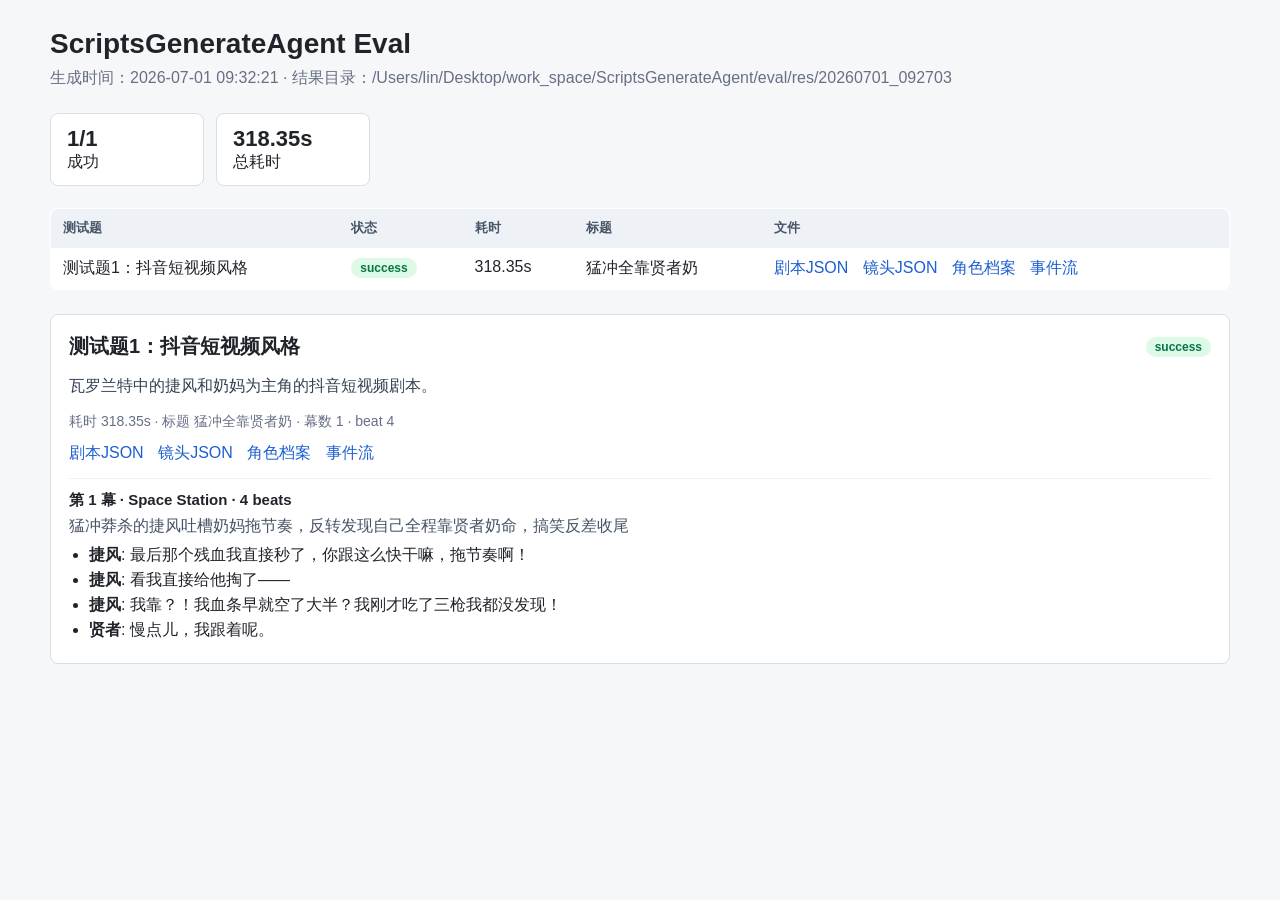
<file: eval/res/20260701_092703/html/index.html>
<!doctype html>
<html lang="zh-CN">
<head>
  <meta charset="utf-8">
  <meta name="viewport" content="width=device-width, initial-scale=1">
  <title>ScriptsGenerateAgent Eval</title>
  <style>
    :root { color-scheme: light; font-family: -apple-system, BlinkMacSystemFont, "Segoe UI", sans-serif; }
    body { margin: 0; background: #f6f7f9; color: #20242a; }
    main { max-width: 1180px; margin: 0 auto; padding: 28px; }
    h1 { margin: 0 0 8px; font-size: 28px; }
    .sub { color: #667085; margin-bottom: 24px; }
    .summary { display: flex; gap: 12px; margin-bottom: 22px; flex-wrap: wrap; }
    .stat { background: white; border: 1px solid #d9dee7; border-radius: 8px; padding: 12px 16px; min-width: 120px; }
    .stat b { display: block; font-size: 22px; }
    table { width: 100%; border-collapse: collapse; background: white; border: 1px solid #d9dee7; border-radius: 8px; overflow: hidden; margin-bottom: 24px; }
    th, td { padding: 10px 12px; border-bottom: 1px solid #edf0f4; text-align: left; vertical-align: top; }
    th { background: #eef2f7; font-size: 13px; color: #475467; }
    a { color: #1d5fd1; text-decoration: none; margin-right: 10px; }
    .case-card { background: white; border: 1px solid #d9dee7; border-radius: 8px; padding: 18px; margin-bottom: 18px; }
    .case-card header { display: flex; justify-content: space-between; gap: 12px; align-items: center; }
    .case-card h3 { margin: 0; font-size: 20px; }
    .idea { color: #344054; }
    .meta { color: #667085; font-size: 14px; margin: 8px 0 12px; }
    .pill { display: inline-block; border-radius: 999px; padding: 3px 9px; font-size: 12px; font-weight: 700; }
    .pill.ok { color: #067647; background: #dcfae6; }
    .pill.bad { color: #b42318; background: #fee4e2; }
    .act { border-top: 1px solid #edf0f4; margin-top: 14px; padding-top: 12px; }
    .act h4 { margin: 0 0 6px; font-size: 15px; }
    .act p { margin: 0 0 8px; color: #475467; }
    .act ul { margin: 0; padding-left: 20px; }
    .act li { margin: 4px 0; }
    .error { color: #b42318; background: #fff1f0; border: 1px solid #ffccc7; padding: 10px; border-radius: 6px; }
  </style>
</head>
<body>
  <main>
    <h1>ScriptsGenerateAgent Eval</h1>
    <div class="sub">生成时间：2026-07-01 09:32:21 · 结果目录：/Users/lin/Desktop/work_space/ScriptsGenerateAgent/eval/res/20260701_092703</div>
    <section class="summary">
      <div class="stat"><b>1/1</b>成功</div>
      <div class="stat"><b>318.35s</b>总耗时</div>
    </section>
    <table>
      <thead><tr><th>测试题</th><th>状态</th><th>耗时</th><th>标题</th><th>文件</th></tr></thead>
      <tbody><tr><td>测试题1：抖音短视频风格</td><td><span class="pill ok">success</span></td><td>318.35s</td><td>猛冲全靠贤者奶</td><td><a href="../json/01_douyin_short__script_1782869326.json">剧本JSON</a> <a href="../json/01_douyin_short__camera_script_1782869326.json">镜头JSON</a> <a href="../json/01_douyin_short__actors_profile_1782869326.json">角色档案</a> <a href="../json/01_douyin_short__events.ndjson">事件流</a></td></tr></tbody>
    </table>
    <article class="case-card"><header><h3>测试题1：抖音短视频风格</h3><span class="pill ok">success</span></header><p class="idea">瓦罗兰特中的捷风和奶妈为主角的抖音短视频剧本。</p><div class="meta">耗时 318.35s · 标题 猛冲全靠贤者奶 · 幕数 1 · beat 4</div><nav><a href="../json/01_douyin_short__script_1782869326.json">剧本JSON</a> <a href="../json/01_douyin_short__camera_script_1782869326.json">镜头JSON</a> <a href="../json/01_douyin_short__actors_profile_1782869326.json">角色档案</a> <a href="../json/01_douyin_short__events.ndjson">事件流</a></nav><section class="act"><h4>第 1 幕 · Space Station · 4 beats</h4><p>猛冲莽杀的捷风吐槽奶妈拖节奏，反转发现自己全程靠贤者奶命，搞笑反差收尾</p><ul><li><b>捷风</b>: 最后那个残血我直接秒了，你跟这么快干嘛，拖节奏啊！</li><li><b>捷风</b>: 看我直接给他掏了——</li><li><b>捷风</b>: 我靠？！我血条早就空了大半？我刚才吃了三枪我都没发现！</li><li><b>贤者</b>: 慢点儿，我跟着呢。</li></ul></section></article>
  </main>
</body>
</html>
</file>
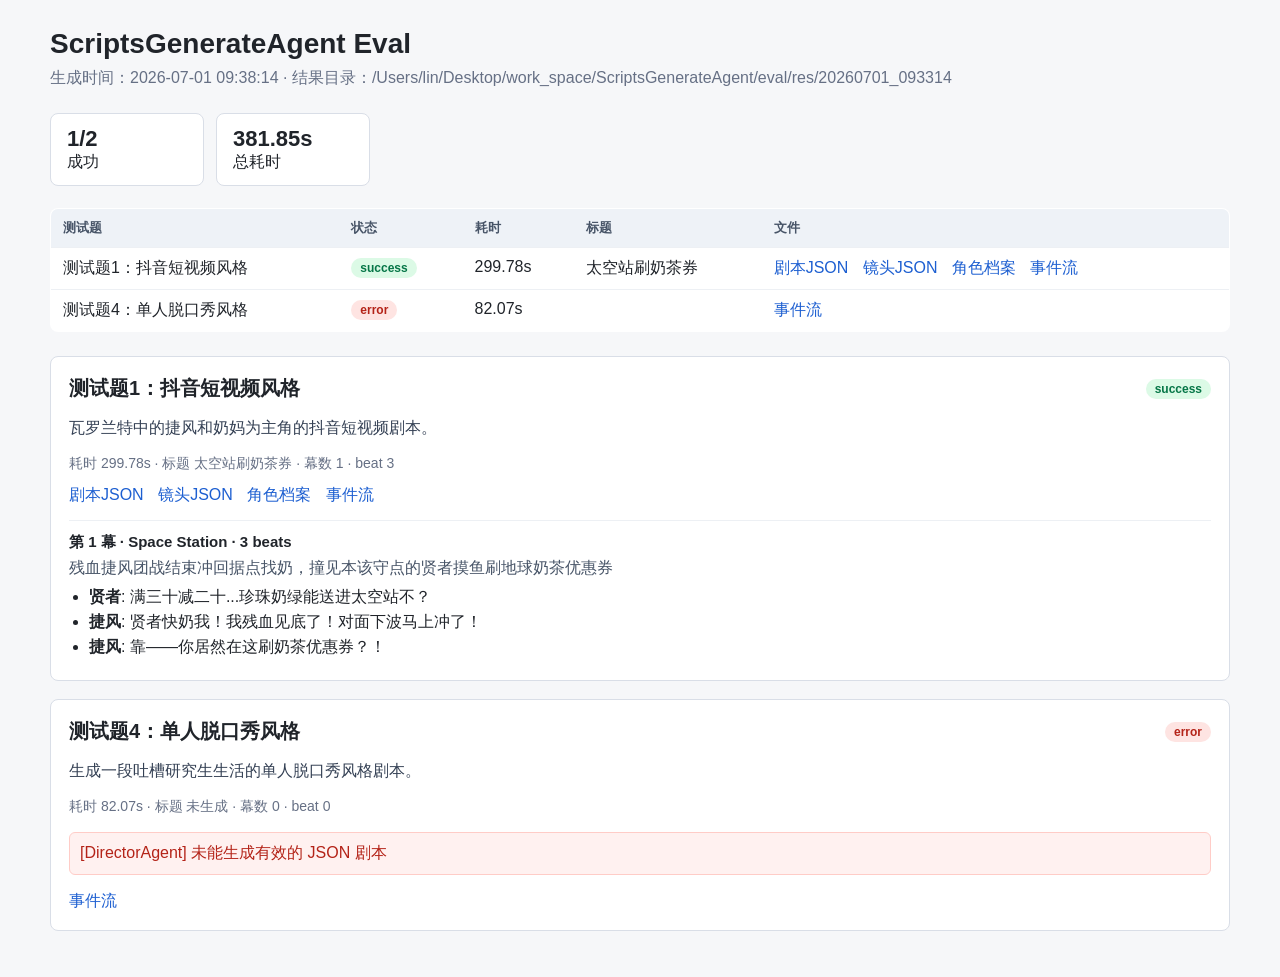
<file: eval/res/20260701_093314/html/index.html>
<!doctype html>
<html lang="zh-CN">
<head>
  <meta charset="utf-8">
  <meta name="viewport" content="width=device-width, initial-scale=1">
  <title>ScriptsGenerateAgent Eval</title>
  <style>
    :root { color-scheme: light; font-family: -apple-system, BlinkMacSystemFont, "Segoe UI", sans-serif; }
    body { margin: 0; background: #f6f7f9; color: #20242a; }
    main { max-width: 1180px; margin: 0 auto; padding: 28px; }
    h1 { margin: 0 0 8px; font-size: 28px; }
    .sub { color: #667085; margin-bottom: 24px; }
    .summary { display: flex; gap: 12px; margin-bottom: 22px; flex-wrap: wrap; }
    .stat { background: white; border: 1px solid #d9dee7; border-radius: 8px; padding: 12px 16px; min-width: 120px; }
    .stat b { display: block; font-size: 22px; }
    table { width: 100%; border-collapse: collapse; background: white; border: 1px solid #d9dee7; border-radius: 8px; overflow: hidden; margin-bottom: 24px; }
    th, td { padding: 10px 12px; border-bottom: 1px solid #edf0f4; text-align: left; vertical-align: top; }
    th { background: #eef2f7; font-size: 13px; color: #475467; }
    a { color: #1d5fd1; text-decoration: none; margin-right: 10px; }
    .case-card { background: white; border: 1px solid #d9dee7; border-radius: 8px; padding: 18px; margin-bottom: 18px; }
    .case-card header { display: flex; justify-content: space-between; gap: 12px; align-items: center; }
    .case-card h3 { margin: 0; font-size: 20px; }
    .idea { color: #344054; }
    .meta { color: #667085; font-size: 14px; margin: 8px 0 12px; }
    .pill { display: inline-block; border-radius: 999px; padding: 3px 9px; font-size: 12px; font-weight: 700; }
    .pill.ok { color: #067647; background: #dcfae6; }
    .pill.bad { color: #b42318; background: #fee4e2; }
    .act { border-top: 1px solid #edf0f4; margin-top: 14px; padding-top: 12px; }
    .act h4 { margin: 0 0 6px; font-size: 15px; }
    .act p { margin: 0 0 8px; color: #475467; }
    .act ul { margin: 0; padding-left: 20px; }
    .act li { margin: 4px 0; }
    .error { color: #b42318; background: #fff1f0; border: 1px solid #ffccc7; padding: 10px; border-radius: 6px; }
  </style>
</head>
<body>
  <main>
    <h1>ScriptsGenerateAgent Eval</h1>
    <div class="sub">生成时间：2026-07-01 09:38:14 · 结果目录：/Users/lin/Desktop/work_space/ScriptsGenerateAgent/eval/res/20260701_093314</div>
    <section class="summary">
      <div class="stat"><b>1/2</b>成功</div>
      <div class="stat"><b>381.85s</b>总耗时</div>
    </section>
    <table>
      <thead><tr><th>测试题</th><th>状态</th><th>耗时</th><th>标题</th><th>文件</th></tr></thead>
      <tbody><tr><td>测试题1：抖音短视频风格</td><td><span class="pill ok">success</span></td><td>299.78s</td><td>太空站刷奶茶券</td><td><a href="../json/01_douyin_short__script_1782869688972730000.json">剧本JSON</a> <a href="../json/01_douyin_short__camera_script_1782869688972730000.json">镜头JSON</a> <a href="../json/01_douyin_short__actors_profile_1782869688972730000.json">角色档案</a> <a href="../json/01_douyin_short__events.ndjson">事件流</a></td></tr><tr><td>测试题4：单人脱口秀风格</td><td><span class="pill bad">error</span></td><td>82.07s</td><td></td><td>   <a href="../json/04_talk_show__events.ndjson">事件流</a></td></tr></tbody>
    </table>
    <article class="case-card"><header><h3>测试题1：抖音短视频风格</h3><span class="pill ok">success</span></header><p class="idea">瓦罗兰特中的捷风和奶妈为主角的抖音短视频剧本。</p><div class="meta">耗时 299.78s · 标题 太空站刷奶茶券 · 幕数 1 · beat 3</div><nav><a href="../json/01_douyin_short__script_1782869688972730000.json">剧本JSON</a> <a href="../json/01_douyin_short__camera_script_1782869688972730000.json">镜头JSON</a> <a href="../json/01_douyin_short__actors_profile_1782869688972730000.json">角色档案</a> <a href="../json/01_douyin_short__events.ndjson">事件流</a></nav><section class="act"><h4>第 1 幕 · Space Station · 3 beats</h4><p>残血捷风团战结束冲回据点找奶，撞见本该守点的贤者摸鱼刷地球奶茶优惠券</p><ul><li><b>贤者</b>: 满三十减二十...珍珠奶绿能送进太空站不？</li><li><b>捷风</b>: 贤者快奶我！我残血见底了！对面下波马上冲了！</li><li><b>捷风</b>: 靠——你居然在这刷奶茶优惠券？！</li></ul></section></article><article class="case-card"><header><h3>测试题4：单人脱口秀风格</h3><span class="pill bad">error</span></header><p class="idea">生成一段吐槽研究生生活的单人脱口秀风格剧本。</p><div class="meta">耗时 82.07s · 标题 未生成 · 幕数 0 · beat 0</div><p class="error">[DirectorAgent] 未能生成有效的 JSON 剧本</p><nav>   <a href="../json/04_talk_show__events.ndjson">事件流</a></nav></article>
  </main>
</body>
</html>
</file>
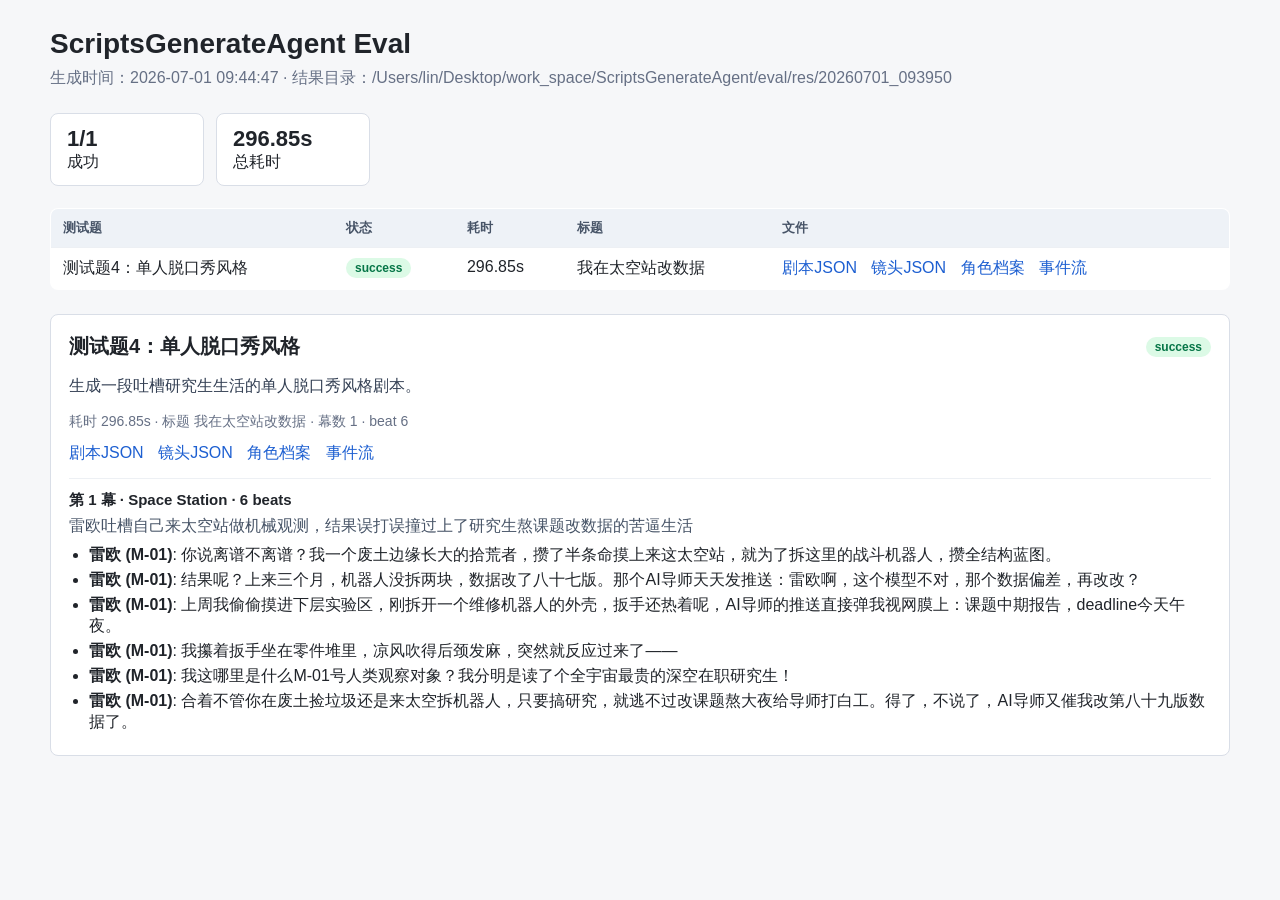
<file: eval/res/20260701_093950/html/index.html>
<!doctype html>
<html lang="zh-CN">
<head>
  <meta charset="utf-8">
  <meta name="viewport" content="width=device-width, initial-scale=1">
  <title>ScriptsGenerateAgent Eval</title>
  <style>
    :root { color-scheme: light; font-family: -apple-system, BlinkMacSystemFont, "Segoe UI", sans-serif; }
    body { margin: 0; background: #f6f7f9; color: #20242a; }
    main { max-width: 1180px; margin: 0 auto; padding: 28px; }
    h1 { margin: 0 0 8px; font-size: 28px; }
    .sub { color: #667085; margin-bottom: 24px; }
    .summary { display: flex; gap: 12px; margin-bottom: 22px; flex-wrap: wrap; }
    .stat { background: white; border: 1px solid #d9dee7; border-radius: 8px; padding: 12px 16px; min-width: 120px; }
    .stat b { display: block; font-size: 22px; }
    table { width: 100%; border-collapse: collapse; background: white; border: 1px solid #d9dee7; border-radius: 8px; overflow: hidden; margin-bottom: 24px; }
    th, td { padding: 10px 12px; border-bottom: 1px solid #edf0f4; text-align: left; vertical-align: top; }
    th { background: #eef2f7; font-size: 13px; color: #475467; }
    a { color: #1d5fd1; text-decoration: none; margin-right: 10px; }
    .case-card { background: white; border: 1px solid #d9dee7; border-radius: 8px; padding: 18px; margin-bottom: 18px; }
    .case-card header { display: flex; justify-content: space-between; gap: 12px; align-items: center; }
    .case-card h3 { margin: 0; font-size: 20px; }
    .idea { color: #344054; }
    .meta { color: #667085; font-size: 14px; margin: 8px 0 12px; }
    .pill { display: inline-block; border-radius: 999px; padding: 3px 9px; font-size: 12px; font-weight: 700; }
    .pill.ok { color: #067647; background: #dcfae6; }
    .pill.bad { color: #b42318; background: #fee4e2; }
    .act { border-top: 1px solid #edf0f4; margin-top: 14px; padding-top: 12px; }
    .act h4 { margin: 0 0 6px; font-size: 15px; }
    .act p { margin: 0 0 8px; color: #475467; }
    .act ul { margin: 0; padding-left: 20px; }
    .act li { margin: 4px 0; }
    .error { color: #b42318; background: #fff1f0; border: 1px solid #ffccc7; padding: 10px; border-radius: 6px; }
  </style>
</head>
<body>
  <main>
    <h1>ScriptsGenerateAgent Eval</h1>
    <div class="sub">生成时间：2026-07-01 09:44:47 · 结果目录：/Users/lin/Desktop/work_space/ScriptsGenerateAgent/eval/res/20260701_093950</div>
    <section class="summary">
      <div class="stat"><b>1/1</b>成功</div>
      <div class="stat"><b>296.85s</b>总耗时</div>
    </section>
    <table>
      <thead><tr><th>测试题</th><th>状态</th><th>耗时</th><th>标题</th><th>文件</th></tr></thead>
      <tbody><tr><td>测试题4：单人脱口秀风格</td><td><span class="pill ok">success</span></td><td>296.85s</td><td>我在太空站改数据</td><td><a href="../json/04_talk_show__script_1782870090553963000.json">剧本JSON</a> <a href="../json/04_talk_show__camera_script_1782870090553963000.json">镜头JSON</a> <a href="../json/04_talk_show__actors_profile_1782870090553963000.json">角色档案</a> <a href="../json/04_talk_show__events.ndjson">事件流</a></td></tr></tbody>
    </table>
    <article class="case-card"><header><h3>测试题4：单人脱口秀风格</h3><span class="pill ok">success</span></header><p class="idea">生成一段吐槽研究生生活的单人脱口秀风格剧本。</p><div class="meta">耗时 296.85s · 标题 我在太空站改数据 · 幕数 1 · beat 6</div><nav><a href="../json/04_talk_show__script_1782870090553963000.json">剧本JSON</a> <a href="../json/04_talk_show__camera_script_1782870090553963000.json">镜头JSON</a> <a href="../json/04_talk_show__actors_profile_1782870090553963000.json">角色档案</a> <a href="../json/04_talk_show__events.ndjson">事件流</a></nav><section class="act"><h4>第 1 幕 · Space Station · 6 beats</h4><p>雷欧吐槽自己来太空站做机械观测，结果误打误撞过上了研究生熬课题改数据的苦逼生活</p><ul><li><b>雷欧 (M-01)</b>: 你说离谱不离谱？我一个废土边缘长大的拾荒者，攒了半条命摸上来这太空站，就为了拆这里的战斗机器人，攒全结构蓝图。</li><li><b>雷欧 (M-01)</b>: 结果呢？上来三个月，机器人没拆两块，数据改了八十七版。那个AI导师天天发推送：雷欧啊，这个模型不对，那个数据偏差，再改改？</li><li><b>雷欧 (M-01)</b>: 上周我偷偷摸进下层实验区，刚拆开一个维修机器人的外壳，扳手还热着呢，AI导师的推送直接弹我视网膜上：课题中期报告，deadline今天午夜。</li><li><b>雷欧 (M-01)</b>: 我攥着扳手坐在零件堆里，凉风吹得后颈发麻，突然就反应过来了——</li><li><b>雷欧 (M-01)</b>: 我这哪里是什么M-01号人类观察对象？我分明是读了个全宇宙最贵的深空在职研究生！</li><li><b>雷欧 (M-01)</b>: 合着不管你在废土捡垃圾还是来太空拆机器人，只要搞研究，就逃不过改课题熬大夜给导师打白工。得了，不说了，AI导师又催我改第八十九版数据了。</li></ul></section></article>
  </main>
</body>
</html>
</file>
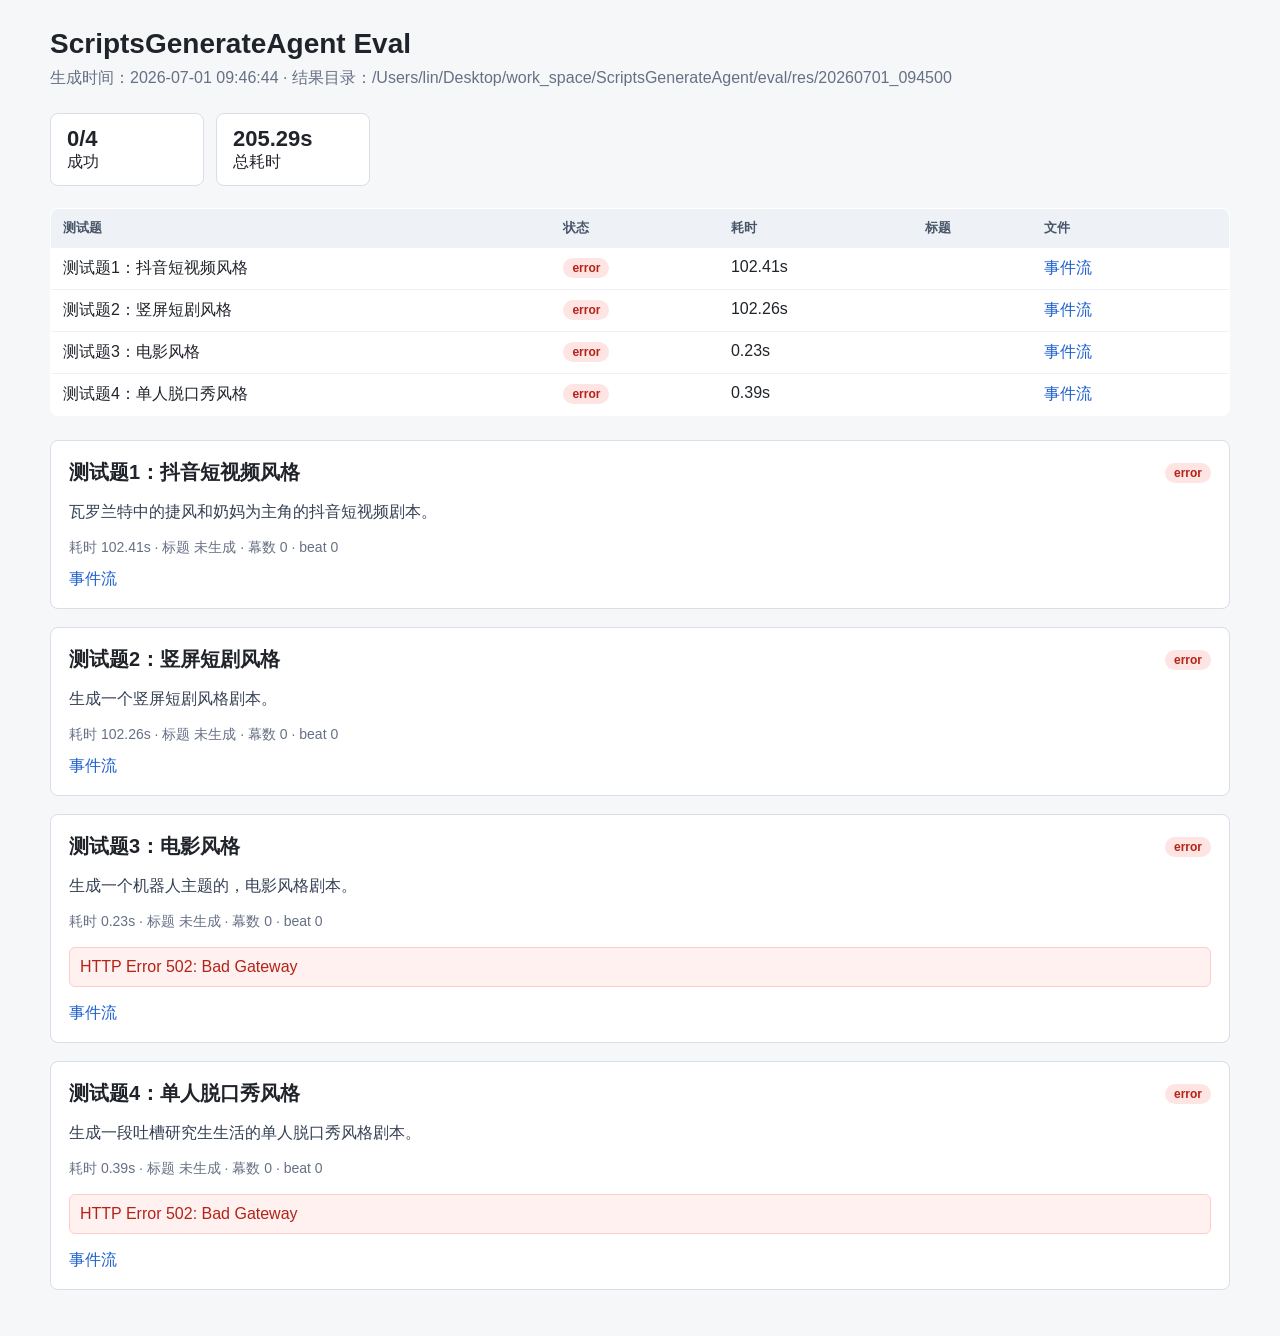
<file: eval/res/20260701_094500/html/index.html>
<!doctype html>
<html lang="zh-CN">
<head>
  <meta charset="utf-8">
  <meta name="viewport" content="width=device-width, initial-scale=1">
  <title>ScriptsGenerateAgent Eval</title>
  <style>
    :root { color-scheme: light; font-family: -apple-system, BlinkMacSystemFont, "Segoe UI", sans-serif; }
    body { margin: 0; background: #f6f7f9; color: #20242a; }
    main { max-width: 1180px; margin: 0 auto; padding: 28px; }
    h1 { margin: 0 0 8px; font-size: 28px; }
    .sub { color: #667085; margin-bottom: 24px; }
    .summary { display: flex; gap: 12px; margin-bottom: 22px; flex-wrap: wrap; }
    .stat { background: white; border: 1px solid #d9dee7; border-radius: 8px; padding: 12px 16px; min-width: 120px; }
    .stat b { display: block; font-size: 22px; }
    table { width: 100%; border-collapse: collapse; background: white; border: 1px solid #d9dee7; border-radius: 8px; overflow: hidden; margin-bottom: 24px; }
    th, td { padding: 10px 12px; border-bottom: 1px solid #edf0f4; text-align: left; vertical-align: top; }
    th { background: #eef2f7; font-size: 13px; color: #475467; }
    a { color: #1d5fd1; text-decoration: none; margin-right: 10px; }
    .case-card { background: white; border: 1px solid #d9dee7; border-radius: 8px; padding: 18px; margin-bottom: 18px; }
    .case-card header { display: flex; justify-content: space-between; gap: 12px; align-items: center; }
    .case-card h3 { margin: 0; font-size: 20px; }
    .idea { color: #344054; }
    .meta { color: #667085; font-size: 14px; margin: 8px 0 12px; }
    .pill { display: inline-block; border-radius: 999px; padding: 3px 9px; font-size: 12px; font-weight: 700; }
    .pill.ok { color: #067647; background: #dcfae6; }
    .pill.bad { color: #b42318; background: #fee4e2; }
    .act { border-top: 1px solid #edf0f4; margin-top: 14px; padding-top: 12px; }
    .act h4 { margin: 0 0 6px; font-size: 15px; }
    .act p { margin: 0 0 8px; color: #475467; }
    .act ul { margin: 0; padding-left: 20px; }
    .act li { margin: 4px 0; }
    .error { color: #b42318; background: #fff1f0; border: 1px solid #ffccc7; padding: 10px; border-radius: 6px; }
  </style>
</head>
<body>
  <main>
    <h1>ScriptsGenerateAgent Eval</h1>
    <div class="sub">生成时间：2026-07-01 09:46:44 · 结果目录：/Users/lin/Desktop/work_space/ScriptsGenerateAgent/eval/res/20260701_094500</div>
    <section class="summary">
      <div class="stat"><b>0/4</b>成功</div>
      <div class="stat"><b>205.29s</b>总耗时</div>
    </section>
    <table>
      <thead><tr><th>测试题</th><th>状态</th><th>耗时</th><th>标题</th><th>文件</th></tr></thead>
      <tbody><tr><td>测试题1：抖音短视频风格</td><td><span class="pill bad">error</span></td><td>102.41s</td><td></td><td>   <a href="../json/01_douyin_short__events.ndjson">事件流</a></td></tr><tr><td>测试题2：竖屏短剧风格</td><td><span class="pill bad">error</span></td><td>102.26s</td><td></td><td>   <a href="../json/02_vertical_drama__events.ndjson">事件流</a></td></tr><tr><td>测试题3：电影风格</td><td><span class="pill bad">error</span></td><td>0.23s</td><td></td><td>   <a href="../json/03_movie_robot__events.ndjson">事件流</a></td></tr><tr><td>测试题4：单人脱口秀风格</td><td><span class="pill bad">error</span></td><td>0.39s</td><td></td><td>   <a href="../json/04_talk_show__events.ndjson">事件流</a></td></tr></tbody>
    </table>
    <article class="case-card"><header><h3>测试题1：抖音短视频风格</h3><span class="pill bad">error</span></header><p class="idea">瓦罗兰特中的捷风和奶妈为主角的抖音短视频剧本。</p><div class="meta">耗时 102.41s · 标题 未生成 · 幕数 0 · beat 0</div><nav>   <a href="../json/01_douyin_short__events.ndjson">事件流</a></nav></article><article class="case-card"><header><h3>测试题2：竖屏短剧风格</h3><span class="pill bad">error</span></header><p class="idea">生成一个竖屏短剧风格剧本。</p><div class="meta">耗时 102.26s · 标题 未生成 · 幕数 0 · beat 0</div><nav>   <a href="../json/02_vertical_drama__events.ndjson">事件流</a></nav></article><article class="case-card"><header><h3>测试题3：电影风格</h3><span class="pill bad">error</span></header><p class="idea">生成一个机器人主题的，电影风格剧本。</p><div class="meta">耗时 0.23s · 标题 未生成 · 幕数 0 · beat 0</div><p class="error">HTTP Error 502: Bad Gateway</p><nav>   <a href="../json/03_movie_robot__events.ndjson">事件流</a></nav></article><article class="case-card"><header><h3>测试题4：单人脱口秀风格</h3><span class="pill bad">error</span></header><p class="idea">生成一段吐槽研究生生活的单人脱口秀风格剧本。</p><div class="meta">耗时 0.39s · 标题 未生成 · 幕数 0 · beat 0</div><p class="error">HTTP Error 502: Bad Gateway</p><nav>   <a href="../json/04_talk_show__events.ndjson">事件流</a></nav></article>
  </main>
</body>
</html>
</file>
